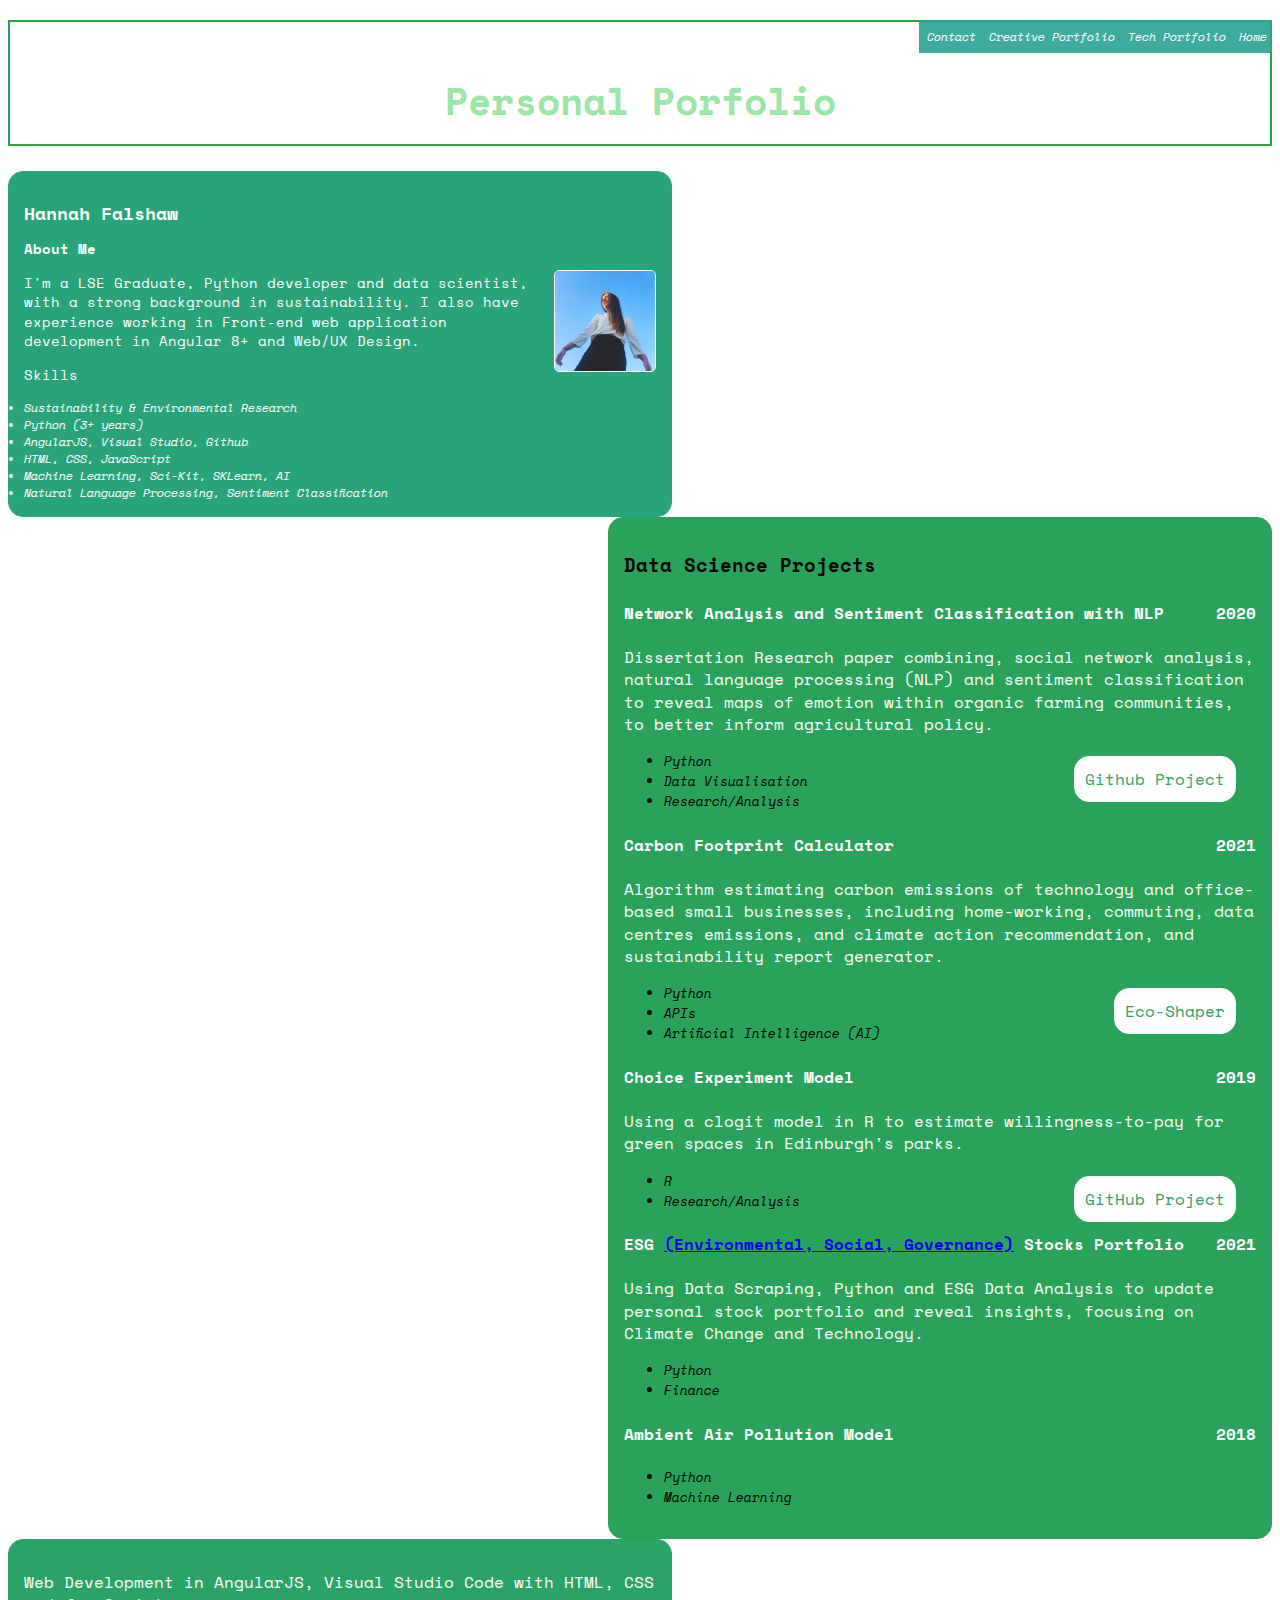
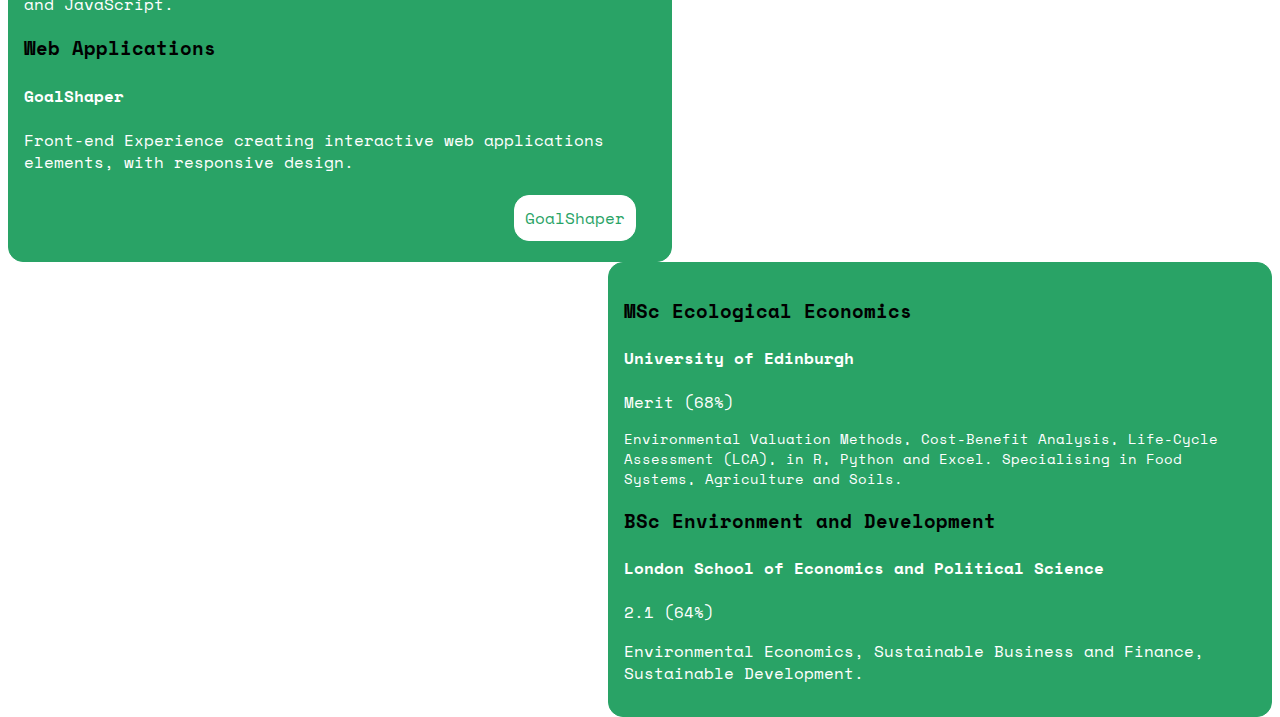
<file: index.html>
<!DOCTYPE html>
<html lang="en">
	<head>
		<title>Portfolio - Hannah Falshaw</title>
		<link href="Resources/styles.css" rel="stylesheet" type='text/css'>
		<link rel='preconnect' href='https://fonts.googleapis.com'>
		<link rel='preconnect' href='https://fonts.gstatic.com' crossorigin>
		<link rel="preconnect" href="https://fonts.googleapis.com">
<link rel="preconnect" href="https://fonts.gstatic.com" crossorigin>
<link href="https://fonts.googleapis.com/css2?family=Space+Mono:ital,wght@0,400;0,700;1,400&display=swap" rel="stylesheet">
 	</head>
	<body>
	    <header>
			<nav>
				<ul>
					<li class='navigation'><a href="./index.html">Home</a></li>
					<li class='navigation'><a href="./portfolio1.html">Tech Portfolio</a></li>
					<li class='navigation'><a href='./creative.html'>Creative Portfolio</a></li>
					<li class='navigation'><a href="./contact.html">Contact</a></li>
				</ul>
			</nav>	
		</header>
	    <main>

        <section class='section1'>
            <h1 id='home'>Personal Porfolio</h1>
            <div style='float: left; text-align: left;' class="contact home"> 
                <h1>Hannah Falshaw</h1>
                <h2>About Me</h2>
                <div class='profile'>
                    <a href='https://www.linkedin.com/in/hannah-falshaw/' target='_blank'><img src='images/hannah linkedin.jpg' width='100px' alt='profile picture' /></a> 
                </div>
                <p>I'm a LSE Graduate, Python developer and data scientist, with a strong background in sustainability. 
                    I also have experience working in Front-end web application development in Angular 8+ and Web/UX Design.
                </p>
                <p>Skills</p>
               <li>Sustainability & Environmental Research</li>
               <li>Python (3+ years)</li>
               <li>AngularJS, Visual Studio, Github</li>
               <li>HTML, CSS, JavaScript</li>
               <li>Machine Learning, Sci-Kit, SKLearn, AI</li>
               <li>Natural Language Processing, Sentiment Classification</li>

            </div>
            <div id="datascience">
                <h3>Data Science Projects</h3>
                <h4>Network Analysis and Sentiment Classification with NLP <span style='float:right;'>   2020</span></h4>
                    <p>Dissertation Research paper combining, social network analysis, natural language processing (NLP) and sentiment classification to reveal maps of emotion within organic farming communities, to better inform agricultural policy.</p>
                    <a class='link' style="color: hsl(150, 60%, 40%); float: right; margin-right: 20px;" href='https://github.com/falshrawr/sentiment-analysis-and-social-network-analysis' target='_blank'>Github Project</a>
                    <ul><li>Python</li><li>Data Visualisation</li><li>Research/Analysis</li></ul>
                <h4>Carbon Footprint Calculator<span style='float:right;'>  2021</span></h4>
                <p>Algorithm estimating carbon emissions of technology and office-based small businesses, including home-working, commuting, data centres emissions, and climate action recommendation, and sustainability report generator.</p>
                <a class='link' style='color: hsl(150, 60%, 40%); float: right; margin-right: 20px;' href='https://www.eco-shaper.com/'>Eco-Shaper</a>
                <ul><li>Python</li><li>APIs</li><li>Artificial Intelligence (AI)</li></ul>
                <h4>Choice Experiment Model<span style='float:right;'>    2019</span></h4>
                <p>Using a clogit model in R to estimate willingness-to-pay for green spaces in Edinburgh's parks.</p>
                <a class='link' style='color:hsl(150, 60%, 40%);float:right; margin-right: 20px;' href="https://github.com/falshrawr/Choice-Experiment" target='_blank'>GitHub Project</a> 
                <ul><li>R</li><li>Research/Analysis</li></ul>
                <h4>ESG <a class='esg' href='https://en.wikipedia.org/wiki/Environmental,_social_and_corporate_governance' target='_blank'>
                    (Environmental, Social, Governance)</a> Stocks Portfolio<span style='float: right;'>  2021</span></h4>
                    <p>Using Data Scraping, Python and ESG Data Analysis to update personal stock portfolio and reveal insights, focusing on Climate Change and Technology.</P>
                        <ul><li>Python</li><li>Finance</li></ul>
                <h4>Ambient Air Pollution Model<span style='float:right;'>  2018</span></h4>
                        <ul><li>Python</li><li>Machine Learning</li></ul>        
            </div>
            <div id='webapp'>
                <p>Web Development in AngularJS, Visual Studio Code with HTML, CSS and JavaScript.</p>
                <h3>Web Applications</h3>
                    <h4>GoalShaper</h4>
                    <p>Front-end Experience creating interactive web applications elements, with responsive design.</p>
                    <a class='link' style='color:hsl(150, 60%, 40%);float:right; margin-right:20px;' href='https://goalshaper.com/'>GoalShaper</a>
            </div>
            <div id='education'>
                <h3>MSc Ecological Economics</h3>
                <h4>University of Edinburgh</h4>
                <p>Merit (68%)</p>
                <p style='font-size: 14px;'>Environmental Valuation Methods, Cost-Benefit Analysis, Life-Cycle Assessment (LCA), in R, Python and Excel. Specialising in Food Systems, Agriculture and Soils.</p>
                <h3>BSc Environment and Development</h3>
                <h4>London School of Economics and Political Science</h4>
                <p>2.1 (64%)</p>
                <p>Environmental Economics, Sustainable Business and Finance, Sustainable Development. </p>

            </div>
        </section>
        </main>
    </body>
</html>
</file>
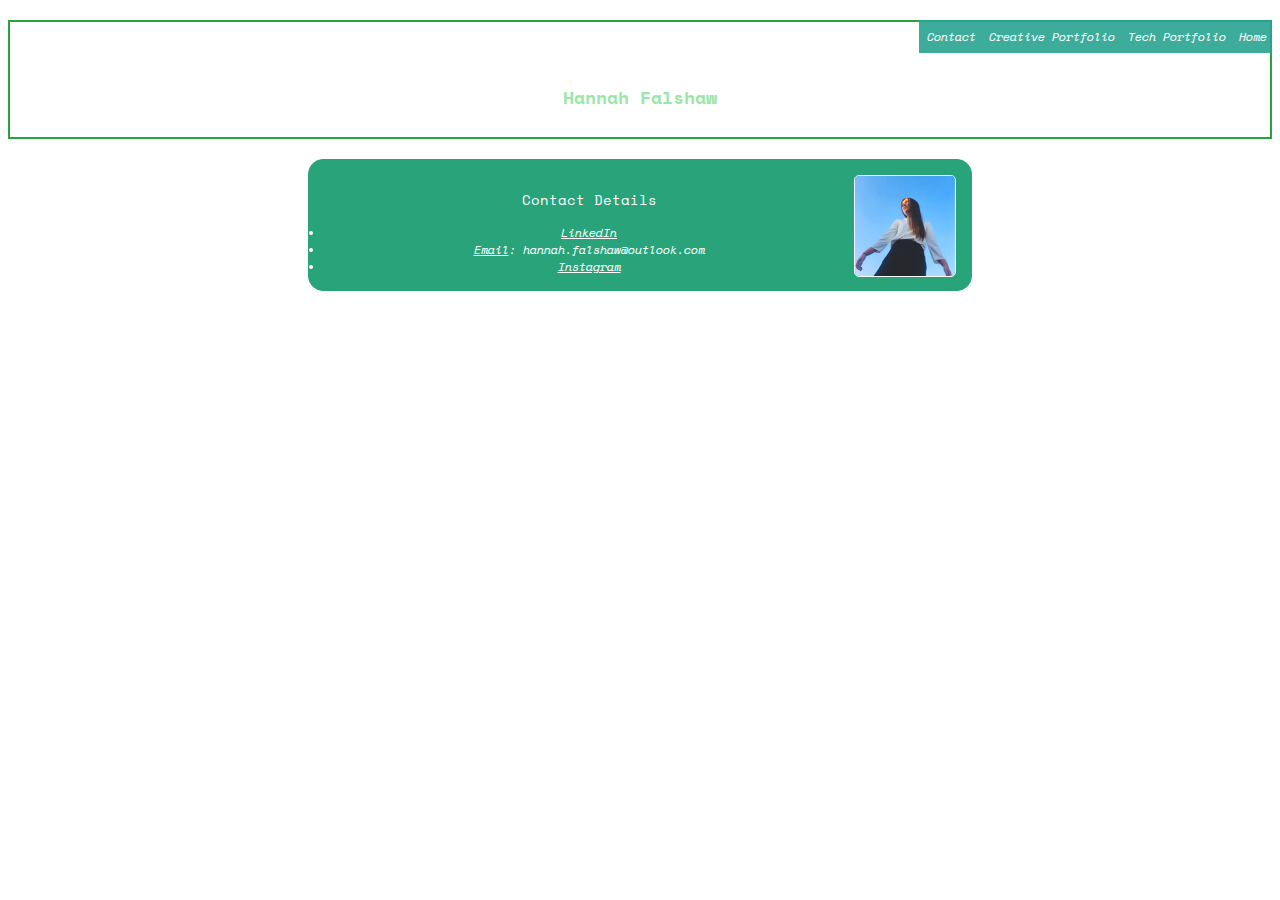
<file: contact.html>
<!DOCTYPE html>
<html lang="en">
	<head>
		<title>Hannah Falshaw</title>
		<link href="Resources/styles.css" rel="stylesheet" type='text/css'>
		<link rel='preconnect' href='https://fonts.googleapis.com'>
		<link rel='preconnect' href='https://fonts.gstatic.com' crossorigin>
		<link rel="preconnect" href="https://fonts.googleapis.com">
<link rel="preconnect" href="https://fonts.gstatic.com" crossorigin>
<link href="https://fonts.googleapis.com/css2?family=Space+Mono:ital,wght@0,400;0,700;1,400&display=swap" rel="stylesheet">
 	</head>
	<body>
	    <header>
			<nav>
				<ul>
					<li class='navigation'><a href="./index.html">Home</a></li>
					<li class='navigation'><a href="./portfolio1.html">Tech Portfolio</a></li>
					<li class='navigation'><a href='./creative.html'>Creative Portfolio</a></li>
					<li class='navigation'><a href="./contact">Contact</a></li>
				</ul>
			</nav>	
		</header>
		<main id='home'>
			<h1>Hannah Falshaw</h1>
		
		</main>
	      <footer>
			  
		<div class="contact home" id='contactpage'> 
			<div class='profile'>
				<a href='https://www.linkedin.com/in/hannah-falshaw/' target='_blank'><img src='images/hannah linkedin.jpg' width='100px' alt='profile picture' /></a> 
		    </div>
			<p>Contact Details</p>
			<li><a href='https://www.linkedin.com/in/hannah-falshaw/' target='_blank'>LinkedIn</a></li>
			<li><a href='mailto:hannah.falshaw@outlook.com' target='_blank'>Email</a>: hannah.falshaw@outlook.com</li>
			<li><a href="https://www.instagram.com/eco.shaper/?hl=en" target='_blank'>Instagram</a></li>
		</div>
	      </footer>
	</body>
	

</html>
</file>
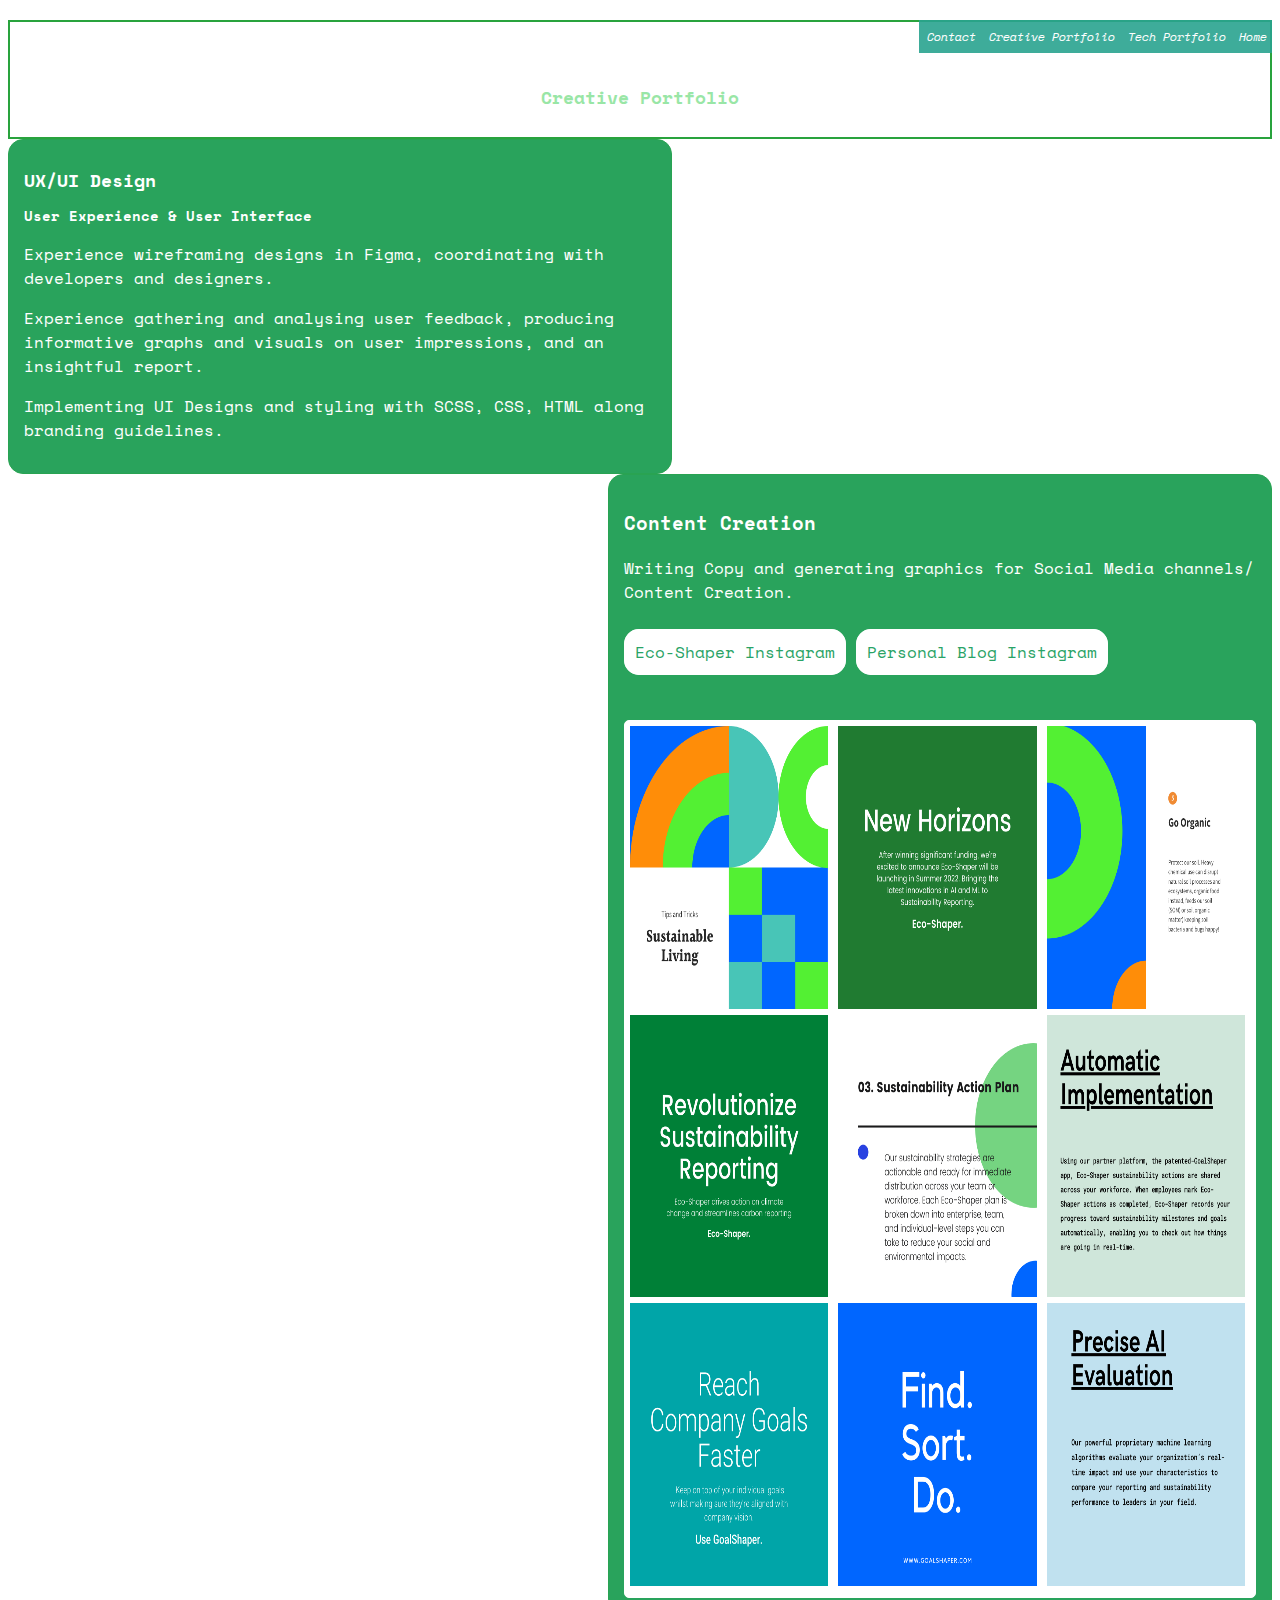
<file: creative.html>
<html lang="en">
	<head>
		<title>Creative Portfolio - Hannah Falshaw</title>
		<link href="Resources/styles.css" rel="stylesheet" type='text/css'>
		<link rel='preconnect' href='https://fonts.googleapis.com'>
		<link rel='preconnect' href='https://fonts.gstatic.com' crossorigin>
		<link rel="preconnect" href="https://fonts.googleapis.com">
<link rel="preconnect" href="https://fonts.gstatic.com" crossorigin>
<link href="https://fonts.googleapis.com/css2?family=Space+Mono:ital,wght@0,400;0,700;1,400&display=swap" rel="stylesheet">
 	</head>
	<body>
	    <header>
			<nav>
				<ul>
					<li class='navigation'><a href="./index.html">Home</a></li>
					<li class='navigation'><a href="./portfolio1.html">Tech Portfolio</a></li>
					<li class='navigation'><a href='./creative.html'>Creative Portfolio</a></li>
					<li class='navigation'><a href="./contact.html">Contact</a></li>
				</ul>
			</nav>	
		</header>
		<main>
            <div id='home'>
                <h1>Creative Portfolio</h1>
            </div>
            <div id ='creative'>
              
                <div class='UX Design' >
                    <h1>UX/UI Design</h1>
                    <h2>User Experience & User Interface</h2>
                    <p>Experience wireframing designs in Figma, coordinating with developers and designers. </p>
                    <p>Experience gathering and analysing user feedback, producing informative graphs and visuals on user impressions, and an insightful report.</p>
                    <p>Implementing UI Designs and styling with SCSS, CSS, HTML along branding guidelines.</p>
                </div>
            </div>    
            <div id='posts'>
                <h3>Content Creation</h3>				
                <p style='padding-bottom:  20px;'>Writing Copy and generating graphics for Social Media channels/ Content Creation. </p>
                <a class='link' style='color: hsl(150,60%,40%);' href="https://www.instagram.com/eco.shaper/?hl=en" target="_blank">Eco-Shaper Instagram</a>
                <a class='link' style='color: hsl(150,60%,40%);' href="https://www.instagram.com/fits_cv/" target='_blank'>Personal Blog Instagram</a>	
                <p><br></p>
                <div id='instagram' class='table'>
                        <tb>
                            <tr>
                                <td><img src='images/1.png'/></td>
                                <td><img src='images/2.png'/></td>
                                <td><img src='images/3.png'/></td>
                            </tr>
                            <tr>
                                <td><img src='images/4.png'/></td>
                                <td><img src='images/5.png'/></td>
                                <td><img src='images/5.5.png'/></td>
                            </tr>
                            <tr>
                                <td><img src='images/6.png'/></td>
                                <td><img src='images/7.png'/></td>
                                <td><img src='images/9.png'/></td>
                            </tr>
                        </tb>
                </div>
            </div>
        </main>
    </body>    
</html>
</file>
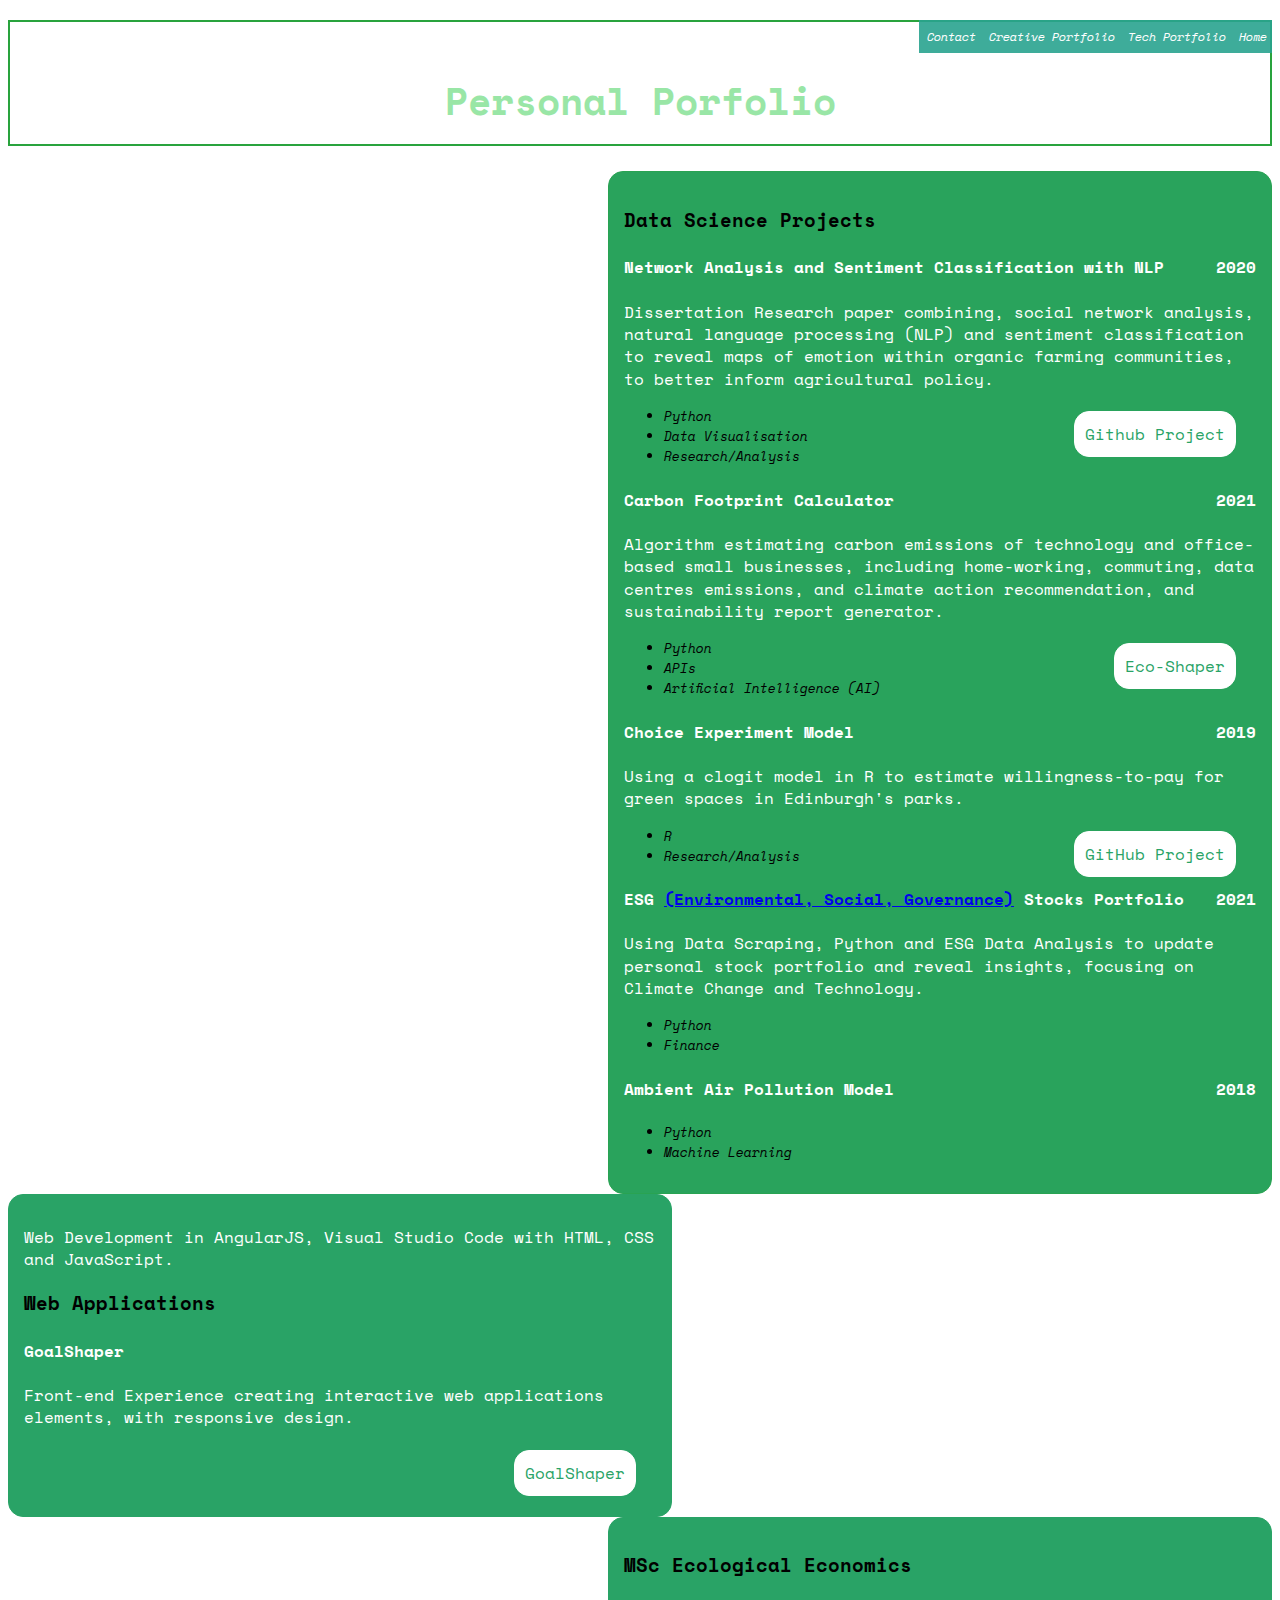
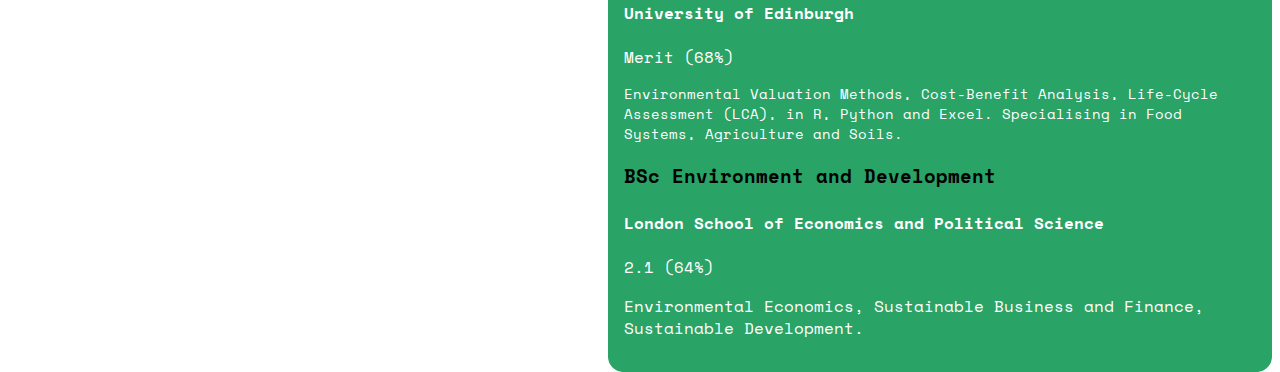
<file: portfolio1.html>
<html lang="en">
	<head>
		<title>Portfolio - Hannah Falshaw</title>
		<link href="Resources/styles.css" rel="stylesheet" type='text/css'>
		<link rel='preconnect' href='https://fonts.googleapis.com'>
		<link rel='preconnect' href='https://fonts.gstatic.com' crossorigin>
		<link rel="preconnect" href="https://fonts.googleapis.com">
<link rel="preconnect" href="https://fonts.gstatic.com" crossorigin>
<link href="https://fonts.googleapis.com/css2?family=Space+Mono:ital,wght@0,400;0,700;1,400&display=swap" rel="stylesheet">
 	</head>
	<body>
	    <header>
			<nav>
				<ul>
					<li class='navigation'><a href="./index.html">Home</a></li>
					<li class='navigation'><a href="./portfolio1.html">Tech Portfolio</a></li>
					<li class='navigation'><a href='./creative.html'>Creative Portfolio</a></li>
					<li class='navigation'><a href="./contact.html">Contact</a></li>
				</ul>
			</nav>	
		</header>
	    <main>

        <section class='section1'>
            <h1 id='home'>Personal Porfolio</h1>
            <div id="datascience">
                <h3>Data Science Projects</h3>
                <h4>Network Analysis and Sentiment Classification with NLP <span style='float:right;'>   2020</span></h4>
                    <p>Dissertation Research paper combining, social network analysis, natural language processing (NLP) and sentiment classification to reveal maps of emotion within organic farming communities, to better inform agricultural policy.</p>
                    <a class='link' style="color: hsl(150, 60%, 40%); float: right; margin-right: 20px;" href='https://github.com/falshrawr/sentiment-analysis-and-social-network-analysis' target='_blank'>Github Project</a>
                    <ul><li>Python</li><li>Data Visualisation</li><li>Research/Analysis</li></ul>
                <h4>Carbon Footprint Calculator<span style='float:right;'>  2021</span></h4>
                <p>Algorithm estimating carbon emissions of technology and office-based small businesses, including home-working, commuting, data centres emissions, and climate action recommendation, and sustainability report generator.</p>
                <a class='link' style='color: hsl(150, 60%, 40%); float: right; margin-right: 20px;' href='https://www.eco-shaper.com/'>Eco-Shaper</a>
                <ul><li>Python</li><li>APIs</li><li>Artificial Intelligence (AI)</li></ul>
                <h4>Choice Experiment Model<span style='float:right;'>    2019</span></h4>
                <p>Using a clogit model in R to estimate willingness-to-pay for green spaces in Edinburgh's parks.</p>
                <a class='link' style='color:hsl(150, 60%, 40%);float:right; margin-right: 20px;' href="https://github.com/falshrawr/Choice-Experiment" target='_blank'>GitHub Project</a> 
                <ul><li>R</li><li>Research/Analysis</li></ul>
                <h4>ESG <a class='esg' href='https://en.wikipedia.org/wiki/Environmental,_social_and_corporate_governance' target='_blank'>
                    (Environmental, Social, Governance)</a> Stocks Portfolio<span style='float: right;'>  2021</span></h4>
                    <p>Using Data Scraping, Python and ESG Data Analysis to update personal stock portfolio and reveal insights, focusing on Climate Change and Technology.</P>
                        <ul><li>Python</li><li>Finance</li></ul>
                <h4>Ambient Air Pollution Model<span style='float:right;'>  2018</span></h4>
                        <ul><li>Python</li><li>Machine Learning</li></ul>        
            </div>
            <div id='webapp'>
                <p>Web Development in AngularJS, Visual Studio Code with HTML, CSS and JavaScript.</p>
                <h3>Web Applications</h3>
                    <h4>GoalShaper</h4>
                    <p>Front-end Experience creating interactive web applications elements, with responsive design.</p>
                    <a class='link' style='color:hsl(150, 60%, 40%);float:right; margin-right:20px;' href='https://goalshaper.com/'>GoalShaper</a>
            </div>
            <div id='education'>
                <h3>MSc Ecological Economics</h3>
                <h4>University of Edinburgh</h4>
                <p>Merit (68%)</p>
                <p style='font-size: 14px;'>Environmental Valuation Methods, Cost-Benefit Analysis, Life-Cycle Assessment (LCA), in R, Python and Excel. Specialising in Food Systems, Agriculture and Soils.</p>
                <h3>BSc Environment and Development</h3>
                <h4>London School of Economics and Political Science</h4>
                <p>2.1 (64%)</p>
                <p>Environmental Economics, Sustainable Business and Finance, Sustainable Development. </p>

            </div>
        </section>
        </main>
    </body>
</html>
</file>
<file: Resources/styles.css>
h1 h2 {
    color: hsl(130,60%,40%);
    text-align: center;
    padding: 15px;
    margin-top: 20px;
    font-family: 'Space Mono', Courier, monospace;
    font: 'Trebuchet MS';
  }

  h2 {
    font-size: 14px;
  }
  

  h1 {
    font-size: 18px;
    text-decoration: none;
    
  }

  h4 {
    color: #ffffff;
  }
  
  li {
    color: black;
    font-weight: 400;
    font-size: 12px;
    font-style: italic;
    padding-right: 15px;
  }
  .navigation {
    display: block;
    padding: 8px;
    background-color: hsla(170,60%,40%,0.9);
    float: right;
    padding-right: 5px;
  }
  .navigation a {
    color: #ffffff;
    text-decoration: none;
    font-family: 'Space Mono', Courier, monospace;
  }

  .navigation a:hover {
    text-decoration: underline;
    font-weight: bold;
  }
   
  
body{
 background-image: url('https://i.pinimg.com/originals/c4/07/1f/c4071f86d00c3ad0905df0bf2c64fb4a.jpg');
}  

#home {
  color: hsl(130,60%,75%);
  text-align: center;
  padding: 15px;
  margin-top: 20px;
  font-family: 'Space Mono', Courier, monospace;
  padding-top: 50px; 
  font-weight: 700;
  font-size: 38px;
  border: 2px solid hsl(130, 60%, 40%)

}

.profile img{
  border: 1px white solid;
  border-radius: 5px;
}

.profile{
  float: right;
}

.profile img:hover{
  border: 2px #f1f1f1 solid;
}

#datascience{
  background-color: hsl(145, 60%, 40%);
  width: 50%;
  font-family: 'Space Mono', Courier, monospace;
  padding: 15px;
  border-radius: 15px;
  border: 1px solid hsl(140,60%,40%);
  float: right;
  margin: auto;

}

#creative{
    background-color: hsl(145, 60%, 40%);
    width: 50%;
    font-family: 'Space Mono', Courier, monospace;
    padding: 15px;
    border-radius: 15px;
    border: 1px solid hsl(140,60%,40%);
    color: #ffffff;
    float: left;
    margin: auto;
}

#posts{
    background-color: hsl(145, 60%, 40%);
    width: 50%;
    font-family: 'Space Mono', Courier, monospace;
    padding: 15px;
    border-radius: 15px;
    border: 1px solid hsl(140,60%,40%);
    float: right;
    margin: auto;
  }
#posts, #creative a{
  color: #ffffff;
}

#webapp {
  background-color: hsl(150,60%,40%);
    width: 50%;
    font-family: 'Space Mono', Courier, monospace;
    padding: 15px;
    border-radius: 15px;
    border: 1px solid hsl(150,60%,40%);
    float: left;
    margin: auto;
}

#instagram {
  background-color: white;
  font-family: 'Space Mono', Courier, monospace;
  border-radius: 5px;
  border: 1px solid white;
  margin: auto;
  padding: 5px;
}


#instagram img{
 padding: 0px;
 height: 32%;
 width: 32%;

}
.link{ 
  background-color: white;
  border-radius: 15px;
  border: 1px solid white;
  padding: 10px;
  text-decoration: none ;
  margin: 5px auto;
}

#datascience li {
    color: black;
    padding-right: 15px;
    font-size: 13px;
}

.link:hover{
  text-decoration:underline;
  background-color: hsl(150,90%,20%);
  color: white;
  border: 1px solid transparent;
  cursor:pointer;
}

.esg:hover{
  text-decoration: none;
  cursor:pointer
}

.esg:visited{
  color: #ffffff;
}

  .section1 p{
    line-height: 1.4;
    font-family: 'Space Mono', Courier, monospace;
    color: #ffffff;
  }

  .section1 h1 h2 {
    color: #ffffff;
  }

  #education {
    background-color: hsl(150,60%,40%);
      width: 50%;
      font-family: 'Space Mono', Courier, monospace;
      padding: 15px;
      border-radius: 15px;
      border: 1px solid hsl(150,60%,40%);
      float: right;
      margin: auto;
  }

  .contact {
    color: white;
    font-size: 14px;
    background-color: hsl(160,60%,40%);
    width: 50%;
    text-align: center;
    font-family: 'Space Mono', Courier, monospace;
    padding: 15px;
    border-radius: 15px;
    border: 1px solid hsl(160,60%,40%);
    margin: auto;
 
  }
  .contact a{
    color: white;
    text-decoration: underline;
  }

  .contact a:hover{
    text-decoration: underline;
    font-weight: bold;
  }

  .contact li{
    color: white;
  }

  .deets {
  padding: 40px 0px;
  }

  .deets h3{
    padding: 10px;
  }

  #contactpage{
    margin-top: 20px;
  }

  @media only screen and (max-width: 480px) {
    #home, #datascience, #webapp, #education, .contact, #posts, #creative {
      width: 100%
    }
    .navigation {
      width: 100%;
    }
  }
</file>
